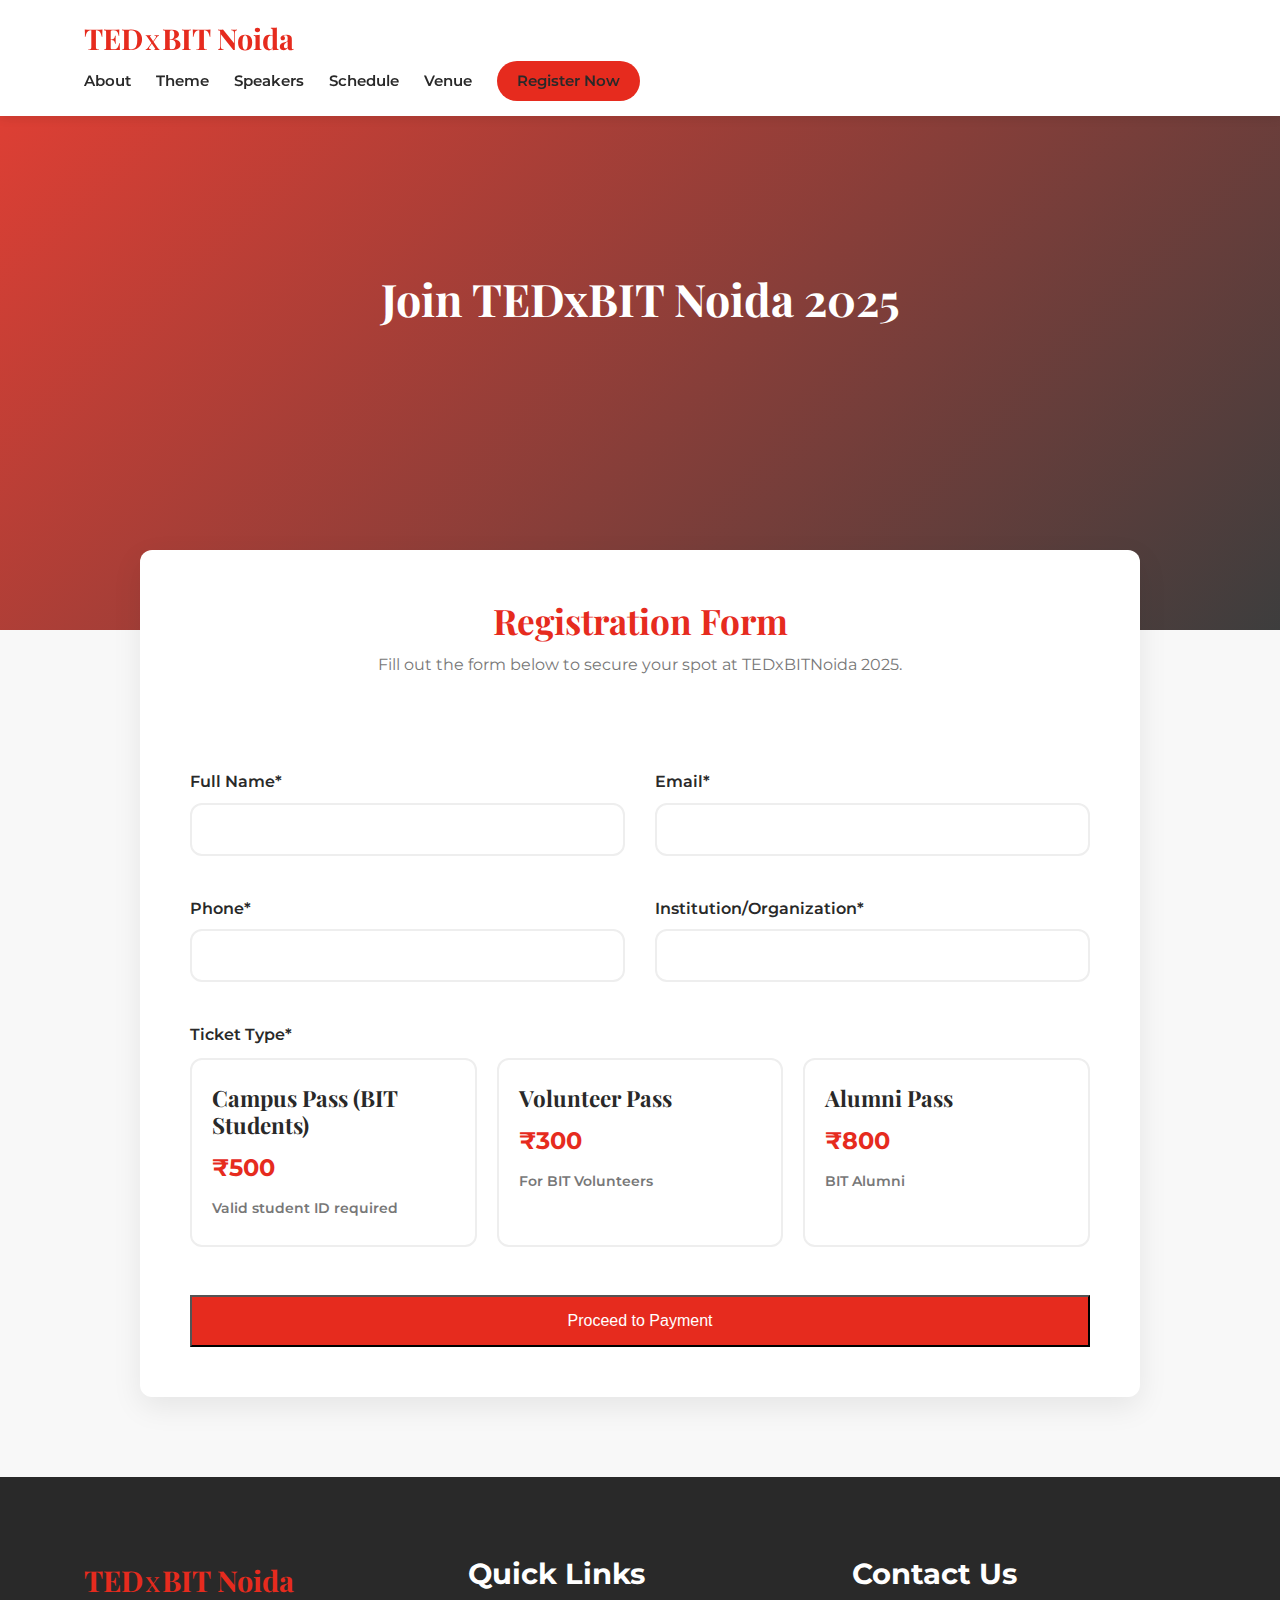
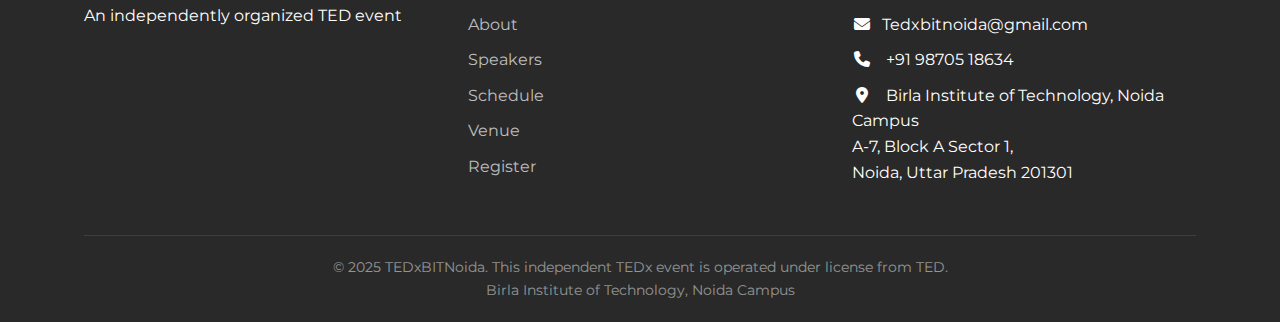
<file: register.html>
<!DOCTYPE html>
<html lang="en">
<head>
    <meta charset="UTF-8">
    <meta name="viewport" content="width=device-width, initial-scale=1.0">
    <title>Register for TEDxBITNoida 2025</title>
        <link rel="icon" type="image/x-icon" href="/assets/logo-white.png">
    <link rel="stylesheet" href="https://cdnjs.cloudflare.com/ajax/libs/font-awesome/6.4.0/css/all.min.css">
    <link href="https://fonts.googleapis.com/css2?family=Montserrat:wght@300;400;600;700&family=Playfair+Display:wght@400;700&display=swap" rel="stylesheet">
<style>
    :root {
        --primary: #e62b1e;
        --primary-dark: #c11f1f;
        --secondary: #292929;
        --accent: #ffd700;
        --light: #f8f8f8;
        --dark: #222222;
        --text: #333333;
        --text-light: #777777;
        --success: #4CAF50;
        --error: #f44336;
        --border-radius: 12px;
        --box-shadow: 0 10px 30px rgba(0, 0, 0, 0.08);
        --transition: all 0.3s cubic-bezier(0.25, 0.8, 0.25, 1);
    }
    
    * {
        margin: 0;
        padding: 0;
        box-sizing: border-box;
    }
    
    body {
        font-family: 'Montserrat', sans-serif;
        color: var(--text);
        background-color: var(--light);
        line-height: 1.6;
        overflow-x: hidden;
    }
    
    /* Typography */
    h1, h2, h3, h4 {
        font-family: 'Playfair Display', serif;
        font-weight: 700;
        line-height: 1.2;
    }
    
    h1 { font-size: 2.8rem; }
    h2 { font-size: 2.2rem; }
    h3 { font-size: 1.8rem; }
    h4 { font-size: 1.4rem; }
    
    @media (max-width: 768px) {
        h1 { font-size: 2.2rem; }
        h2 { font-size: 1.8rem; }
        h3 { font-size: 1.5rem; }
    }
    
    /* Loader Styles */
    .loader {
        position: fixed;
        top: 0;
        left: 0;
        width: 100%;
        height: 100%;
        background-color: var(--light);
        display: flex;
        justify-content: center;
        align-items: center;
        z-index: 9999;
        transition: opacity 0.5s ease;
    }
    
    .loader.fade-out {
        opacity: 0;
        pointer-events: none;
    }
    
    .tedx-logo {
        font-family: 'Playfair Display', serif;
        font-size: 4rem;
        font-weight: 700;
        color: var(--primary);
        animation: pulse 2s infinite;
    }
    
    /* Buttons */
    .btn {
        display: inline-block;
        padding: 12px 30px;
        border-radius: 50px;
        font-weight: 600;
        text-transform: uppercase;
        letter-spacing: 1px;
        transition: var(--transition);
        cursor: pointer;
        text-align: center;
        border: none;
        font-size: 0.9rem;
    }
    
    .btn-main {
        background-color: var(--primary);
        color: white;
        box-shadow: 0 4px 15px rgba(230, 43, 30, 0.3);
    }
    
    .btn-main:hover {
        background-color: var(--primary-dark);
        transform: translateY(-2px);
        box-shadow: 0 6px 20px rgba(230, 43, 30, 0.4);
    }
    
    .btn-submit {
        background-color: var(--primary);
        color: white;
        width: 100%;
        padding: 15px;
        font-size: 1rem;
        margin-top: 20px;
    }
    
    .btn-submit:hover {
        background-color: var(--primary-dark);
    }
    
    /* Navigation Styles */
    nav {
        background-color: white;
        box-shadow: 0 2px 10px rgba(0, 0, 0, 0.1);
        position: fixed;
        width: 100%;
        top: 0;
        z-index: 1000;
        transition: all 0.3s ease;
        padding: 15px 0;
    }
    
    nav.scrolled {
        box-shadow: 0 4px 20px rgba(0, 0, 0, 0.15);
        padding: 10px 0;
    }
    
    .container {
        width: 90%;
        max-width: 1200px;
        margin: 0 auto;
        padding: 0 20px;
    }
    
    .nav-container {
        display: flex;
        justify-content: space-between;
        align-items: center;
    }
    
    .logo {
        font-family: 'Playfair Display', serif;
        font-size: 1.8rem;
        font-weight: 700;
        color: var(--primary);
        display: flex;
        align-items: center;
        text-decoration: none;
    }
    
    .logo span:first-child {
        font-weight: 700;
    }
    
    .logo span:nth-child(2) {
        font-weight: 400;
        margin: 0 2px;
    }
    
    .nav-links {
        display: flex;
        align-items: center;
        gap: 25px;
    }
    
    .nav-links a {
        color: var(--secondary);
        text-decoration: none;
        font-weight: 600;
        font-size: 0.95rem;
        transition: var(--transition);
        position: relative;
    }
    
    .nav-links a:hover {
        color: var(--primary);
    }
    
    .nav-links a:after {
        content: '';
        position: absolute;
        width: 0;
        height: 2px;
        background: var(--primary);
        bottom: -5px;
        left: 0;
        transition: var(--transition);
    }
    
    .nav-links a:hover:after {
        width: 100%;
    }
    
    .btn-register {
        background-color: var(--primary);
        color: white;
        padding: 8px 20px;
        border-radius: 50px;
        font-weight: 600;
        transition: var(--transition);
    }
    
    .btn-register:hover {
        background-color: var(--primary-dark);
        transform: translateY(-2px);
        box-shadow: 0 4px 15px rgba(230, 43, 30, 0.3);
    }
    
    .mobile-menu-btn {
        display: none;
        cursor: pointer;
        font-size: 1.5rem;
        color: var(--secondary);
        background: none;
        border: none;
    }
    
    .mobile-menu {
        position: fixed;
        top: 70px;
        left: 0;
        width: 100%;
        background-color: white;
        box-shadow: 0 5px 10px rgba(0, 0, 0, 0.1);
        display: none;
        flex-direction: column;
        padding: 20px;
        z-index: 999;
        transform: translateY(-150%);
        transition: transform 0.3s ease;
    }
    
    .mobile-menu.active {
        transform: translateY(0);
    }
    
    .mobile-menu a {
        padding: 12px 0;
        color: var(--secondary);
        text-decoration: none;
        font-weight: 600;
        border-bottom: 1px solid #eee;
    }
    
    .mobile-menu a:last-child {
        border-bottom: none;
    }
    
    /* Hero Section */
    .register-hero {
        background: linear-gradient(135deg, rgba(230, 43, 30, 0.9), rgba(41, 41, 41, 0.9)), url('https://images.unsplash.com/photo-1492684223066-81342ee5ff30?ixlib=rb-1.2.1&auto=format&fit=crop&w=1350&q=80');
        background-size: cover;
        background-position: center;
        height: 70vh;
        min-height: 500px;
        display: flex;
        align-items: center;
        text-align: center;
        color: white;
        padding-top: 80px;
    }
    
    .register-hero .container {
        max-width: 800px;
    }
    
    .register-hero h1 {
        margin-bottom: 20px;
        animation: slideUp 0.8s ease;
    }
    
    .register-hero p {
        font-size: 1.2rem;
        margin-bottom: 30px;
        animation: slideUp 0.8s ease 0.2s forwards;
        opacity: 0;
    }
    
    .register-hero .btn-main {
        animation: slideUp 0.8s ease 0.4s forwards;
        opacity: 0;
    }
    
    /* Registration Form */
    .register-container {
        background-color: white;
        border-radius: var(--border-radius);
        box-shadow: var(--box-shadow);
        padding: 50px;
        margin: -80px auto 80px;
        position: relative;
        z-index: 1;
        max-width: 1000px;
    }
    
    .register-header {
        text-align: center;
        margin-bottom: 40px;
    }
    
    .register-header h2 {
        margin-bottom: 10px;
        color: var(--primary);
    }
    
    .register-header p {
        color: var(--text-light);
        margin-bottom: 20px;
    }
    
    .registration-count {
        background-color: var(--primary);
        color: white;
        display: inline-block;
        padding: 8px 20px;
        border-radius: 50px;
        font-weight: 600;
    }
    
    /* Form Styles */
    .form-row {
        display: flex;
        gap: 30px;
        margin-bottom: 20px;
    }
    
    .form-group {
        flex: 1;
        margin-bottom: 20px;
        position: relative;
    }
    
    .form-group label {
        display: block;
        margin-bottom: 8px;
        font-weight: 600;
        color: var(--secondary);
    }
    
    .form-group input,
    .form-group select,
    .form-group textarea {
        width: 100%;
        padding: 15px;
        border: 2px solid #eee;
        border-radius: var(--border-radius);
        font-family: 'Montserrat', sans-serif;
        font-size: 1rem;
        transition: var(--transition);
    }
    
    .form-group input:focus,
    .form-group select:focus,
    .form-group textarea:focus {
        border-color: var(--primary);
        outline: none;
        box-shadow: 0 0 0 3px rgba(230, 43, 30, 0.1);
    }
    
    /* Ticket Types */
    .ticket-types {
        display: flex;
        gap: 20px;
        margin-top: 10px;
    }
    
    .ticket-type {
        flex: 1;
        border: 2px solid #eee;
        border-radius: var(--border-radius);
        padding: 25px 20px;
        cursor: pointer;
        transition: var(--transition);
        position: relative;
        overflow: hidden;
    }
    
    .ticket-type input {
        position: absolute;
        opacity: 0;
    }
    
    .ticket-type h4 {
        margin-bottom: 10px;
        color: var(--secondary);
    }
    
    .price {
        font-size: 1.5rem;
        font-weight: 700;
        color: var(--primary);
        margin: 10px 0;
    }
    
    .ticket-type p {
        color: var(--text-light);
        font-size: 0.9rem;
    }
    
    .ticket-type:hover {
        border-color: var(--primary);
        transform: translateY(-5px);
        box-shadow: 0 5px 15px rgba(0, 0, 0, 0.1);
    }
    
    .ticket-type input:checked + .ticket-content {
        border-color: var(--primary);
        background-color: rgba(230, 43, 30, 0.05);
    }
    
    .ticket-content {
        position: relative;
        z-index: 1;
    }
    
    /* Payment Section */
    .payment-section {
        display: none;
        margin-top: 40px;
        animation: fadeIn 0.5s ease;
        border-top: 1px solid #eee;
        padding-top: 40px;
    }
    
    .payment-header {
        margin-bottom: 30px;
        text-align: center;
    }
    
    .payment-header h3 {
        color: var(--primary);
        margin-bottom: 10px;
    }
    
    .payment-methods {
        display: flex;
        gap: 30px;
        flex-wrap: wrap;
    }
    
    .payment-method {
        flex: 1;
        min-width: 300px;
    }
    
    .payment-method h4 {
        margin-bottom: 15px;
        padding-bottom: 10px;
        border-bottom: 2px solid #eee;
        color: var(--secondary);
    }
    
    .bank-details p {
        margin-bottom: 10px;
    }
    
    .bank-details strong {
        color: var(--secondary);
    }
    
    .qr-code-container {
        text-align: center;
        background-color: white;
        padding: 30px;
        border-radius: var(--border-radius);
        box-shadow: 0 3px 15px rgba(0, 0, 0, 0.05);
        border: 1px solid #eee;
    }
    
    .qr-code {
        width: 200px;
        height: 200px;
        margin: 0 auto 15px;
        border: 1px solid #eee;
        padding: 10px;
    }
    
    /* File Upload */
    .file-upload {
        position: relative;
        margin-bottom: 20px;
    }
    
    .file-upload-input {
        width: 100%;
        padding: 40px 20px;
        border: 2px dashed #ddd;
        border-radius: var(--border-radius);
        text-align: center;
        cursor: pointer;
        transition: var(--transition);
        background-color: rgba(0, 0, 0, 0.02);
    }
    
    .file-upload-input:hover {
        border-color: var(--primary);
        background-color: rgba(230, 43, 30, 0.05);
    }
    
    .file-upload-input i {
        font-size: 2.5rem;
        color: var(--primary);
        margin-bottom: 10px;
    }
    
    .file-name {
        margin-top: 10px;
        font-size: 0.9rem;
        color: var(--primary);
        display: none;
    }
    
    /* Confirmation Section */
    .confirmation-overlay {
        display: none;
        position: fixed;
        top: 0;
        left: 0;
        width: 100%;
        height: 100%;
        background: rgba(0, 0, 0, 0.8);
        z-index: 9999;
        align-items: center;
        justify-content: center;
        animation: fadeIn 0.3s ease;
    }
    
    .confirmation-box {
        background: white;
        border-radius: var(--border-radius);
        padding: 50px;
        max-width: 600px;
        width: 90%;
        text-align: center;
        animation: slideUp 0.5s ease;
    }
    
    .checkmark {
        width: 100px;
        height: 100px;
        margin: 0 auto 20px;
    }
    
    .checkmark__circle {
        stroke: var(--primary);
        stroke-dasharray: 166;
        stroke-dashoffset: 166;
        stroke-width: 2;
        fill: none;
        animation: stroke 0.6s cubic-bezier(0.65, 0, 0.45, 1) forwards;
    }
    
    .checkmark__check {
        transform-origin: 50% 50%;
        stroke: var(--primary);
        stroke-dasharray: 48;
        stroke-dashoffset: 48;
        animation: stroke 0.3s cubic-bezier(0.65, 0, 0.45, 1) 0.8s forwards;
    }
    
    .confirmation-box h3 {
        margin-bottom: 15px;
        color: var(--primary);
    }
    
    .confirmation-box p {
        margin-bottom: 15px;
    }
    
    .ticket-summary {
        background-color: rgba(230, 43, 30, 0.05);
        padding: 15px;
        border-radius: var(--border-radius);
        margin: 20px 0;
        text-align: left;
    }
    
    .ticket-summary p {
        margin-bottom: 8px;
    }
    
    /* Footer Styles */
    footer {
        background-color: var(--secondary);
        color: white;
        padding: 80px 0 0;
    }
    
    .footer-content {
        display: flex;
        flex-wrap: wrap;
        gap: 40px;
        margin-bottom: 40px;
    }
    
    .footer-col {
        flex: 1;
        min-width: 250px;
    }
    
    .footer-col h3 {
        color: white;
        margin-bottom: 20px;
        font-family: 'Montserrat', sans-serif;
    }
    
    .footer-col ul {
        list-style: none;
    }
    
    .footer-col ul li {
        margin-bottom: 10px;
    }
    
    .footer-col a {
        color: rgba(255, 255, 255, 0.7);
        text-decoration: none;
        transition: var(--transition);
    }
    
    .footer-col a:hover {
        color: white;
    }
    
    .footer-col i {
        margin-right: 10px;
        width: 20px;
        text-align: center;
    }
    
    .social-links {
        display: flex;
        gap: 15px;
        margin-top: 20px;
    }
    
    
    
    .footer-bottom {
        text-align: center;
        padding: 20px 0;
        border-top: 1px solid rgba(255, 255, 255, 0.1);
        font-size: 0.9rem;
        color: rgba(255, 255, 255, 0.5);
    }
    
    /* Animations */
    @keyframes pulse {
        0% { transform: scale(1); }
        50% { transform: scale(1.05); }
        100% { transform: scale(1); }
    }
    
    @keyframes fadeIn {
        from { opacity: 0; }
        to { opacity: 1; }
    }
    
    @keyframes slideUp {
        from { transform: translateY(20px); opacity: 0; }
        to { transform: translateY(0); opacity: 1; }
    }
    
    @keyframes stroke {
        100% { stroke-dashoffset: 0; }
    }
    
    /* Responsive Styles */
    @media (max-width: 992px) {
        .ticket-types, .payment-methods {
            flex-direction: column;
        }
        
        .register-container {
            padding: 40px;
        }
    }
    
    @media (max-width: 768px) {
        .nav-links {
            display: none;
        }
        
        .mobile-menu-btn {
            display: block;
        }
        
        .form-row {
            flex-direction: column;
            gap: 0;
        }
        
        .register-hero {
            height: 60vh;
            min-height: 400px;
        }
        
        .register-container {
            padding: 30px;
            margin: -50px auto 50px;
        }
        
        .confirmation-box {
            padding: 30px;
        }
    }
    
    @media (max-width: 576px) {
        .register-hero {
            height: 70vh;
        }
        
        .register-container {
            padding: 25px;
            margin: -30px auto 30px;
        }
        
        .ticket-type {
            padding: 20px 15px;
        }
    }
    /* Add this to your existing ticket-type styles */
.ticket-type input:checked + .ticket-content {
    border-color: var(--primary);
    background-color: rgba(230, 43, 30, 0.05);
    box-shadow: 0 5px 15px rgba(230, 43, 30, 0.2);
}

.ticket-type input:checked + .ticket-content h4 {
    color: var(--primary);
}

.ticket-type input:checked + .ticket-content .price {
    color: var(--primary-dark);
}


.social-links {
    display: flex;
    gap: 15px;
    margin-top: 20px;
}

.social-links a {
    color: white;
    background-color: rgba(255, 255, 255, 0.1);
    width: 40px;
    height: 40px;
    border-radius: 50%;
    display: flex;
    justify-content: center;
    align-items: center;
    transition: var(--transition);
}

.social-links a:hover {
    background-color: var(--ted-red);
    transform: translateY(-3px);
}


</style>
</head>
<body>
    <div class="loader">
        <div class="tedx-logo">
            <p><span>TED</span><span>x</span>BIT Noida</p>
        </div>
    </div>
    
    <nav>
        <div class="container">
            <div class="logo">
                <span>TED</span><span>x</span><span>BIT Noida</span>
            </div>
            <div class="nav-links">
                <a href="index.html#about">About</a>
                <a href="index.html#theme">Theme</a>
                <a href="index.html#speakers">Speakers</a>
                <a href="index.html#schedule">Schedule</a>
                <a href="index.html#venue">Venue</a>
                <a href="register.html" class="btn-register">Register Now</a>
            </div>
            <div class="mobile-menu-btn">
                <i class="fas fa-bars"></i>
            </div>
        </div>
    </nav>

    <div class="mobile-menu">
        <a href="index.html#about">About</a>
        <a href="index.html#theme">Theme</a>
        <a href="index.html#speakers">Speakers</a>
        <a href="index.html#schedule">Schedule</a>
        <a href="index.html#venue">Venue</a>
        <a href="register.html" class="btn-register">Register Now</a>
    </div>

    <section class="register-hero">
        <div class="container">
            <h1>Join TEDxBIT Noida 2025</h1>
            <p>Be part of this transformative experience and connect with like-minded individuals who are shaping the future.</p>
        </div>
    </section>

    <div class="register-container" id="register-form">
        <div class="register-header">
            <h2>Registration Form</h2>
            <p>Fill out the form below to secure your spot at TEDxBITNoida 2025.</p>
        </div>
        <br>
        <br>
        <form id="registrationForm">
            <div class="form-row">
                <div class="form-group">
                    <label for="fullName">Full Name*</label>
                    <input type="text" id="fullName" name="fullName" required>
                </div>
                <div class="form-group">
                    <label for="email">Email*</label>
                    <input type="email" id="email" name="email" required>
                </div>
            </div>
            
            <div class="form-row">
                <div class="form-group">
                    <label for="phone">Phone*</label>
                    <input type="tel" id="phone" name="phone" required>
                </div>
                <div class="form-group">
                    <label for="institution">Institution/Organization*</label>
                    <input type="text" id="institution" name="institution" required>
                </div>
            </div>
            
            <div class="form-group">
                <label>Ticket Type*</label>
                <div class="ticket-types">
    <label class="ticket-type">
        <input type="radio" name="ticketType" value="CampusPass" required>
        <div class="ticket-content">
            <h4>Campus Pass (BIT Students)</h4>
            <div class="price">₹500</div>
            <p>Valid student ID required</p>
        </div>
    </label>
    <label class="ticket-type">
        <input type="radio" name="ticketType" value="Volunteer" required>
        <div class="ticket-content">
            <h4>Volunteer Pass</h4>
            <div class="price">₹300</div>
            <p>For BIT Volunteers</p>
        </div>
    </label>
    <label class="ticket-type">
        <input type="radio" name="ticketType" value="Alumni" required>
        <div class="ticket-content">
            <h4>Alumni Pass</h4>
            <div class="price">₹800</div>
            <p>BIT Alumni</p>
        </div>
    </label>

</div>
            </div>
            
            <button type="button" id="proceedToPayment" class="btn-submit">Proceed to Payment</button>
            
            <div class="payment-section" id="paymentSection">
                <div class="payment-header">
                    <h3>Payment Information</h3>
                    <p>Complete your registration by making the payment</p>
                </div>
                
                <div class="payment-methods">
                    <div class="payment-method">
                        <h4>Bank Transfer</h4>
                        <div class="bank-details">
                            <p><strong>Account Name:</strong> BIRLA INSTITUTE OF TECHNOLOGY</p>
                            <p><strong>Account Number:</strong> 09510200000989</p>
                            <p><strong>IFSC Code:</strong> UCBA0000951</p>
                            <p><strong>Amount:</strong> <span id="paymentAmount">₹500</span></p>
                        </div>
                    </div>
                    
<div class="payment-method">
    <h4>UPI Payment</h4>
    <div class="qr-code-container">
        <img src="/assets/payment_qr.jpg" alt="UPI QR Code" class="qr-code">
        <p>Scan to pay via UPI</p>
        <p>UPI ID: bitsnoida@ucobank</p>
    </div>
</div>

                </div>
                
                <div class="form-group">
                    <label for="transactionId">Transaction ID*</label>
                    <input type="text" id="transactionId" name="transactionId" required>
                </div>
                
                <div class="form-group">
                    <label for="paymentProof">Payment Proof*</label>
                    <div class="file-upload">
                        <div class="file-upload-input" id="fileUploadArea">
                            <i class="fas fa-cloud-upload-alt"></i>
                            <p>Click to upload payment screenshot</p>
                            <input type="file" id="paymentProof" name="paymentProof" accept="image/*,.pdf" required style="display:none;">
                        </div>
                        <div id="fileName" class="file-name"></div>
                    </div>
                </div>
                <div id="progressContainer" style="display: none; margin: 15px 0;">
    <div style="margin-bottom: 5px;">Uploading file: <span id="uploadPercentage">0%</span></div>
    <div style="width: 100%; background: #f0f0f0; border-radius: 5px;">
        <div id="uploadProgress" style="width: 0%; height: 20px; background: #e62b1e; border-radius: 5px; text-align: center; color: white; line-height: 20px;">0%</div>
    </div>
</div>
                <button type="submit" id="submitRegistration" class="btn-submit">Complete Registration</button>
            </div>
        </form>
    </div>

    <div class="confirmation-overlay" id="confirmationOverlay">
        <div class="confirmation-box">
            <svg class="checkmark" xmlns="http://www.w3.org/2000/svg" viewBox="0 0 52 52">
                <circle class="checkmark__circle" cx="26" cy="26" r="25" fill="none" stroke="#e62b1e" stroke-width="2"/>
                <path class="checkmark__check" fill="none" d="M14.1 27.2l7.1 7.2 16.7-16.8" stroke="#e62b1e" stroke-width="4"/>
            </svg>
            <h3>Registration Successful!</h3>
            <p>Thank you for registering for TEDxBIT Noida 2025.</p>
            <p>We've sent a confirmation to <strong id="confirmEmail"></strong>.</p>
            <div class="ticket-summary">
                <p><strong>Ticket Type:</strong> <span id="confirmTicketType"></span></p>
                <p><strong>Amount Paid:</strong> <span id="confirmAmount"></span></p>
            </div>
            <p>You'll receive another email once we verify your payment (within 24-48 hours).</p>
            <a href="index.html" class="btn-main">Return to Home</a>
        </div>
    </div>

    <footer>
        <div class="container">
            <div class="footer-content">
                <div class="footer-col">
                    <div class="logo">
                        <span>TED</span><span>x</span><span>BIT Noida</span>
                    </div>
                    <p>An independently organized TED event</p>

                </div>
                <div class="footer-col">
                    <h3>Quick Links</h3>
                    <ul>
                        <li><a href="#about">About</a></li>
                        <li><a href="#speakers">Speakers</a></li>
                        <li><a href="#schedule">Schedule</a></li>
                        <li><a href="#venue">Venue</a></li>
                        <li><a href="register.html">Register</a></li>
                    </ul>
                </div>
                <div class="footer-col">
                    <h3>Contact Us</h3>
                    <ul>
                        <li><i class="fas fa-envelope"></i>Tedxbitnoida@gmail.com</li>
                        <li><i class="fas fa-phone"></i> +91 98705 18634</li>
                        <li><i class="fas fa-map-marker-alt"></i> Birla Institute of Technology, Noida Campus <br> A-7, Block A Sector 1, <br> Noida, Uttar Pradesh 201301</li>
                    </ul>
                </div>
            </div>
            <div class="footer-bottom">
                <p>&copy; 2025 TEDxBITNoida. This independent TEDx event is operated under license from TED.</p>
                <p>Birla Institute of Technology, Noida Campus</p>
            </div>
        </div>
    </footer>

    <script>
const API_URL = '/api/proxy'; // This should point to your Vercel function

// Loader fade-out
document.addEventListener('DOMContentLoaded', () => {
  const loader = document.querySelector('.loader');
  setTimeout(() => {
    loader.classList.add('fade-out');
    loader.addEventListener('transitionend', () => loader.remove());
  }, 1500);
});

window.addEventListener('load', () => {
  const loader = document.querySelector('.loader');
  loader.classList.add('fade-out');
  loader.addEventListener('transitionend', () => loader.remove());
});

document.addEventListener('DOMContentLoaded', function () {
  const registrationForm = document.getElementById('registrationForm');
  const paymentSection = document.getElementById('paymentSection');
  const proceedBtn = document.getElementById('proceedToPayment');
  const submitBtn = document.getElementById('submitRegistration');
  const paymentAmount = document.getElementById('paymentAmount');
  const slotsLeft = document.getElementById('slotsLeft');
  const progressBar = document.getElementById('uploadProgress');
  const progressContainer = document.getElementById('progressContainer');
  
  // Check if slotsLeft element exists before using it
  if (slotsLeft) {
    checkRegistrationCount();
  }

  document.querySelector('.mobile-menu-btn').addEventListener('click', () => {
    document.querySelector('.mobile-menu').classList.toggle('active');
  });

  window.addEventListener('scroll', () => {
    document.querySelector('nav').classList.toggle('scrolled', window.scrollY > 50);
  });

  const fileInput = document.getElementById('paymentProof');
  const fileUploadArea = document.getElementById('fileUploadArea');
  const fileName = document.getElementById('fileName');

  fileUploadArea.addEventListener('click', () => fileInput.click());
  fileInput.addEventListener('change', function () {
    if (this.files.length > 0) {
      if (this.files[0].size > 5 * 1024 * 1024) {
        alert('File size exceeds 5MB limit.');
        this.value = '';
        fileName.style.display = 'none';
        return;
      }
      fileName.textContent = this.files[0].name;
      fileName.style.display = 'block';
      fileUploadArea.style.borderColor = '#e62b1e';
    }
  });

  proceedBtn.addEventListener('click', function () {
    if (validateBasicForm()) {
      const ticketType = document.querySelector('input[name="ticketType"]:checked').value;
      let amount;
      
      if (ticketType === 'CampusPass') {
        amount = '₹500';
      } else if (ticketType === 'Volunteer') {
        amount = '₹300';
      } else if (ticketType === 'Alumni') {
        amount = '₹800';
      } else {
        amount = '₹500'; // default
      }
      
      paymentAmount.textContent = amount;   
      paymentSection.style.display = 'block';
      paymentSection.scrollIntoView({ behavior: 'smooth' });
    }
  });

  registrationForm.addEventListener('submit', function (e) {
    e.preventDefault();
    submitRegistration();
  });

  async function checkRegistrationCount() {
    try {
      const res = await fetch(`${API_URL}?action=count`);
      if (!res.ok) {
        throw new Error(`HTTP error! status: ${res.status}`);
      }
      
      const data = await res.json();
      const total = data.count || 0;
      const remaining = MAX_REGISTRATIONS - total;

      // Only update if slotsLeft element exists
      if (slotsLeft) {
        slotsLeft.textContent = remaining;
      }

      if (remaining <= 0) {
        proceedBtn.disabled = true;
        proceedBtn.textContent = 'Registrations Closed';
        registrationForm.querySelectorAll('input, button, select, textarea')
          .forEach(el => el.disabled = true);
        alert('All seats have been filled.');
      }
    } catch (err) {
      console.error('Failed to check registration count', err);
      // Only update if slotsLeft element exists
      if (slotsLeft) {
        slotsLeft.textContent = 'N/A';
      }
    }
  }

  function validateBasicForm() {
    const requiredFields = ['fullName', 'email', 'phone', 'institution']
      .map(id => document.getElementById(id));

    let isValid = true;
    requiredFields.forEach(field => {
      if (!field.value.trim()) {
        field.style.borderColor = 'var(--error)';
        isValid = false;
      } else {
        field.style.borderColor = '';
      }
    });

    const email = document.getElementById('email').value;
    if (!/^[^\s@]+@[^\s@]+\.[^\s@]+$/.test(email)) {
      alert('Enter a valid email.');
      return false;
    }

    const phone = document.getElementById('phone').value;
    if (!/^[6-9]\d{9}$/.test(phone)) {
      alert('Enter a valid 10-digit Indian phone number.');
      return false;
    }

    if (!document.querySelector('input[name="ticketType"]:checked')) {
      alert('Please select a ticket type.');
      return false;
    }

    return isValid;
  }

  async function submitRegistration() {
    submitBtn.disabled = true;
    submitBtn.innerHTML = '<i class="fas fa-spinner fa-spin"></i> Processing...';

    try {
      const fileInput = document.getElementById('paymentProof');
      let base64File = '';
      if (fileInput.files[0]) {
        base64File = await toBase64(fileInput.files[0]);
      }

      const formData = {
        name: document.getElementById('fullName').value,
        email: document.getElementById('email').value,
        phone: document.getElementById('phone').value,
        institution: document.getElementById('institution').value,
        ticketType: document.querySelector('input[name="ticketType"]:checked').value,
        transactionId: document.getElementById('transactionId').value,
        paymentProofBase64: base64File,
        paymentProofName: fileInput.files[0]?.name || '',
        paymentProofType: fileInput.files[0]?.type || ''
      };

      const formBody = Object.entries(formData)
        .map(([key, value]) => encodeURIComponent(key) + '=' + encodeURIComponent(value))
        .join('&');

      if (progressContainer) {
        progressContainer.style.display = 'block';
        updateProgress(30);
      }

      const response = await fetch(API_URL, {
        method: 'POST',
        headers: { 'Content-Type': 'application/x-www-form-urlencoded' },
        body: formBody
      });

      if (progressContainer) {
        updateProgress(70);
      }

      let result;
      try {
        result = await response.json();
      } catch {
        throw new Error('Invalid JSON response from server');
      }

      if (!response.ok || !result.success) {
        throw new Error(result?.error || 'Registration failed');
      }

      if (progressContainer) {
        updateProgress(100);
      }
      
      showConfirmation();

    } catch (error) {
      alert(`Registration failed: ${error.message}`);
      if (progressBar) {
        progressBar.style.backgroundColor = '#f44336';
        progressBar.textContent = 'Error';
      }
    } finally {
      submitBtn.disabled = false;
      submitBtn.textContent = 'Complete Registration';
      if (progressContainer) {
        setTimeout(() => progressContainer.style.display = 'none', 1500);
      }
    }
  }

  function toBase64(file) {
    return new Promise((resolve, reject) => {
      const reader = new FileReader();
      reader.onload = () => resolve(reader.result.split(',')[1]);
      reader.onerror = err => reject(err);
      reader.readAsDataURL(file);
    });
  }

  function updateProgress(percent) {
    if (progressBar) {
      progressBar.style.width = percent + '%';
      progressBar.textContent = percent + '%';
      if (percent === 100) progressBar.style.backgroundColor = '#4CAF50';
    }
  }

  function showConfirmation() {
    const email = document.getElementById('email').value;
    const ticketType = document.querySelector('input[name="ticketType"]:checked').value;
    let amount;
    
    if (ticketType === 'CampusPass') {
      amount = '₹500';
    } else if (ticketType === 'Volunteer') {
      amount = '₹300';
    } else if (ticketType === 'Alumni') {
      amount = '₹800';
    } else {
      amount = '₹500'; // default
    }

    document.getElementById('confirmEmail').textContent = email;
    document.getElementById('confirmTicketType').textContent = ticketType;
    document.getElementById('confirmAmount').textContent = amount;

    document.getElementById('confirmationOverlay').style.display = 'flex';
    document.body.style.overflow = 'hidden';
    setTimeout(() => registrationForm.reset(), 1000);
  }
});
async function safeFetch(url, options = {}) {
  try {
    const response = await fetch(url, options);
    if (!response.ok) {
      throw new Error(`HTTP error! status: ${response.status}`);
    }
    return await response.json();
  } catch (error) {
    console.error('Fetch error:', error);
    return { success: false, error: error.message };
  }
}
</script>

</body>
</html>
</file>
